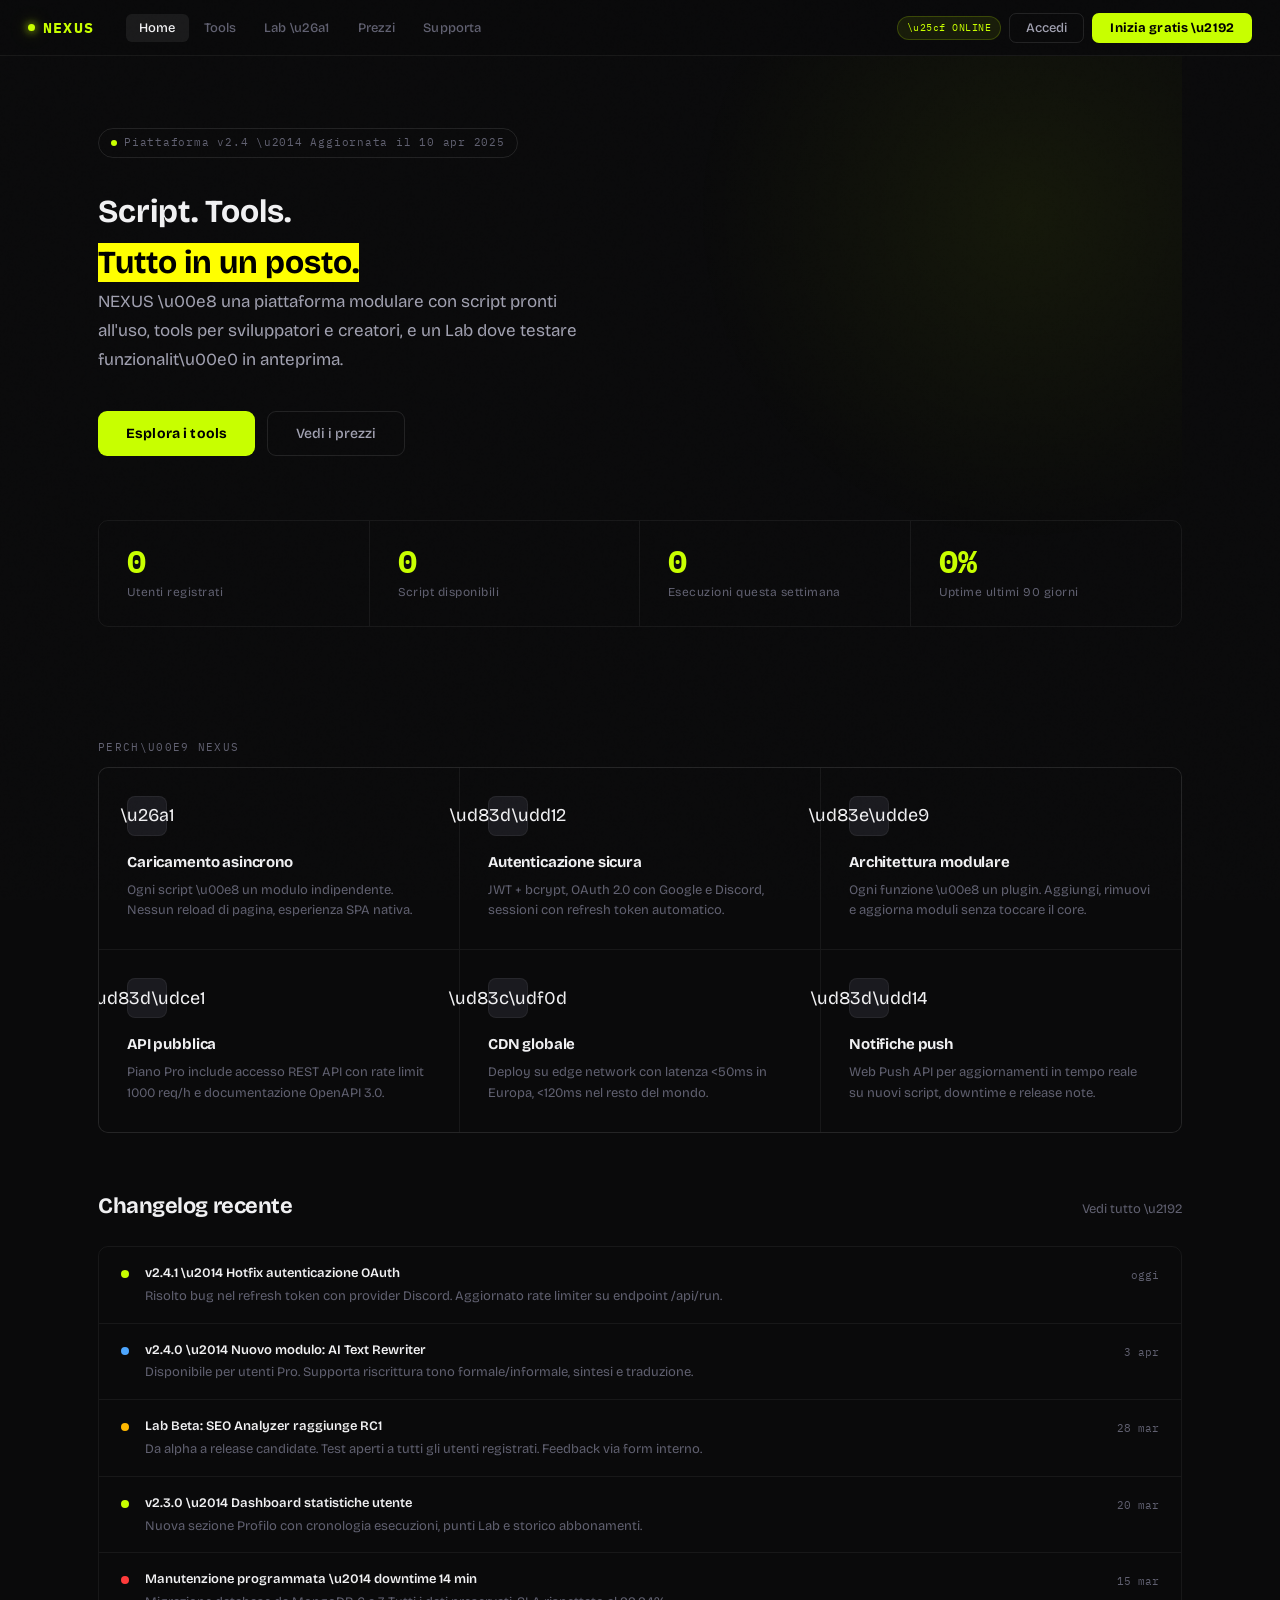
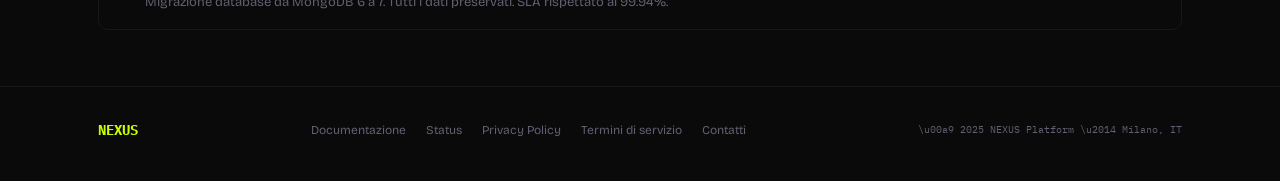
<file: index.html>
<!DOCTYPE html>
<html lang="it">
<head>
<meta charset="UTF-8">
<meta name="viewport" content="width=device-width, initial-scale=1.0">
<title>NEXUS \u2014 Piattaforma Script & Tools</title>
<link href="https://fonts.googleapis.com/css2?family=IBM+Plex+Mono:wght@400;500;700&family=Bricolage+Grotesque:wght@300;400;500;600;700;800&display=swap" rel="stylesheet">
<style>
*,*::before,*::after{margin:0;padding:0;box-sizing:border-box}
:root{
  --ink:#0a0a0b;
  --ink2:#111114;
  --ink3:#1a1a1f;
  --line:rgba(255,255,255,0.06);
  --line2:rgba(255,255,255,0.1);
  --fg:#f0f0f2;
  --fg2:#a0a0b0;
  --fg3:#606070;
  --lime:#c8ff00;
  --lime2:#a8d800;
  --red:#ff3b3b;
  --blue:#4da6ff;
  --amber:#ffb800;
  --mono:'IBM Plex Mono',monospace;
  --sans:'Bricolage Grotesque',sans-serif;
  --r:10px;
}
html{scroll-behavior:smooth;font-size:16px}
body{background:var(--ink);color:var(--fg);font-family:var(--sans);line-height:1.6;overflow-x:hidden}
::selection{background:var(--lime);color:#000}
::-webkit-scrollbar{width:4px}
::-webkit-scrollbar-track{background:var(--ink)}
::-webkit-scrollbar-thumb{background:var(--ink3);border-radius:2px}
a{color:inherit;text-decoration:none}
img{display:block;max-width:100%}

/* \u2500\u2500\u2500 NOISE OVERLAY \u2500\u2500\u2500 */
body::before{content:'';position:fixed;inset:0;pointer-events:none;z-index:9999;
  background-image:url("data:image/svg+xml,%3Csvg viewBox='0 0 256 256' xmlns='http://www.w3.org/2000/svg'%3E%3Cfilter id='n'%3E%3CfeTurbulence type='fractalNoise' baseFrequency='0.9' numOctaves='4' stitchTiles='stitch'/%3E%3C/filter%3E%3Crect width='100%25' height='100%25' filter='url(%23n)' opacity='0.03'/%3E%3C/svg%3E");
  opacity:.4;mix-blend-mode:overlay}

/* \u2500\u2500\u2500 TOPBAR \u2500\u2500\u2500 */
#topbar{
  position:fixed;top:0;left:0;right:0;z-index:200;
  height:56px;
  background:rgba(10,10,11,0.88);
  backdrop-filter:blur(24px) saturate(180%);
  border-bottom:1px solid var(--line);
  display:flex;align-items:center;padding:0 28px;gap:0;
}
.tb-logo{
  font-family:var(--mono);font-size:15px;font-weight:700;
  letter-spacing:.08em;color:var(--lime);
  display:flex;align-items:center;gap:8px;margin-right:32px;cursor:pointer;
  flex-shrink:0;
}
.tb-logo-dot{width:7px;height:7px;border-radius:50%;background:var(--lime);
  box-shadow:0 0 8px var(--lime),0 0 20px rgba(200,255,0,0.4);
  animation:pulse 2s infinite}
@keyframes pulse{0%,100%{opacity:1;transform:scale(1)}50%{opacity:.6;transform:scale(0.85)}}
.tb-nav{display:flex;gap:2px;flex:1}
.tb-nav button{
  background:none;border:none;color:var(--fg3);
  font-family:var(--sans);font-size:13px;font-weight:500;
  padding:6px 13px;border-radius:6px;cursor:pointer;transition:all .15s;
  letter-spacing:.01em;
}
.tb-nav button:hover{color:var(--fg);background:rgba(255,255,255,0.05)}
.tb-nav button.on{color:var(--fg);background:rgba(255,255,255,0.07)}
.tb-right{display:flex;gap:8px;align-items:center;margin-left:auto;flex-shrink:0}
.tb-badge{
  font-family:var(--mono);font-size:10px;color:var(--lime);
  background:rgba(200,255,0,0.08);border:1px solid rgba(200,255,0,0.2);
  padding:3px 9px;border-radius:20px;letter-spacing:.05em;
}
.tb-btn{
  background:none;border:1px solid var(--line2);color:var(--fg2);
  font-family:var(--sans);font-size:13px;font-weight:500;
  padding:6px 16px;border-radius:7px;cursor:pointer;transition:all .15s;
}
.tb-btn:hover{border-color:rgba(255,255,255,0.2);color:var(--fg)}
.tb-btn-cta{
  background:var(--lime);border:none;color:#000;
  font-family:var(--sans);font-size:13px;font-weight:700;
  padding:7px 18px;border-radius:7px;cursor:pointer;transition:all .15s;
  letter-spacing:.01em;
}
.tb-btn-cta:hover{background:var(--lime2);transform:translateY(-1px)}

/* \u2500\u2500\u2500 LAYOUT \u2500\u2500\u2500 */
.page{display:none;padding-top:56px;min-height:100vh}
.page.on{display:block;animation:fadeup .25s ease both}
@keyframes fadeup{from{opacity:0;transform:translateY(8px)}to{opacity:1;transform:translateY(0)}}
.wrap{max-width:1140px;margin:0 auto;padding:0 28px}

/* \u2500\u2500\u2500 SECTION LABELS \u2500\u2500\u2500 */
.eyebrow{
  font-family:var(--mono);font-size:11px;color:var(--fg3);
  letter-spacing:.12em;text-transform:uppercase;margin-bottom:10px;
}
.section-head{
  display:flex;align-items:baseline;justify-content:space-between;
  margin-bottom:22px;flex-wrap:wrap;gap:10px;
}
.section-head h2{font-size:clamp(18px,2.2vw,22px);font-weight:700;letter-spacing:-.02em}
.see-all{font-size:13px;color:var(--fg3);cursor:pointer;transition:.15s}
.see-all:hover{color:var(--lime)}

/* \u2500\u2500\u2500 HOME \u2500\u2500\u2500 */
.hero-wrap{padding:72px 0 56px;position:relative}
.hero-wrap::after{
  content:'';position:absolute;top:0;right:0;
  width:520px;height:520px;
  background:radial-gradient(circle at 70% 30%, rgba(200,255,0,0.06) 0%, transparent 65%);
  pointer-events:none;
}
.hero-label{
  display:inline-flex;align-items:center;gap:7px;
  font-family:var(--mono);font-size:11px;color:var(--fg3);
  border:1px solid var(--line2);padding:5px 12px;border-radius:20px;
  margin-bottom:28px;letter-spacing:.07em;
}
.hero-label span{width:6px;height:6px;background:var(--lime);border-radius:50%;flex-shrink:0}
.hero h1{
  font-size:clamp(38px,5.5vw,68px);font-weight:800;
  line-height:1.04;letter-spacing:-.035em;
  max-width:760px;margin-bottom:20px;
}
.hero h1 mark{background:none;color:var(--lime)}
.hero-sub{
  font-size:clamp(15px,1.5vw,17px);color:var(--fg2);
  max-width:500px;line-height:1.7;margin-bottom:36px;
  font-weight:400;
}
.hero-actions{display:flex;gap:12px;flex-wrap:wrap;margin-bottom:64px}
.btn-hero{
  background:var(--lime);color:#000;border:none;
  font-family:var(--sans);font-size:14px;font-weight:700;
  padding:13px 28px;border-radius:9px;cursor:pointer;transition:all .2s;
  letter-spacing:.01em;
}
.btn-hero:hover{background:var(--lime2);transform:translateY(-2px);box-shadow:0 8px 24px rgba(200,255,0,0.2)}
.btn-hero-ghost{
  background:none;color:var(--fg2);border:1px solid var(--line2);
  font-family:var(--sans);font-size:14px;font-weight:500;
  padding:13px 28px;border-radius:9px;cursor:pointer;transition:all .15s;
}
.btn-hero-ghost:hover{border-color:rgba(255,255,255,0.2);color:var(--fg)}
/* STATS */
.stats-band{
  display:grid;grid-template-columns:repeat(4,1fr);
  border:1px solid var(--line);border-radius:var(--r);
  overflow:hidden;margin-bottom:56px;
}
.stat-item{padding:24px 28px;border-right:1px solid var(--line)}
.stat-item:last-child{border:none}
.stat-n{font-family:var(--mono);font-size:32px;font-weight:700;color:var(--lime);line-height:1}
.stat-l{font-size:12px;color:var(--fg3);margin-top:6px;letter-spacing:.04em}
/* FEATURE GRID */
.feat-grid{display:grid;grid-template-columns:repeat(auto-fill,minmax(320px,1fr));gap:1px;background:var(--line);border:1px solid var(--line);border-radius:var(--r);overflow:hidden;margin-bottom:56px}
.feat-cell{background:var(--ink);padding:28px;transition:.15s}
.feat-cell:hover{background:var(--ink2)}
.feat-icon{width:40px;height:40px;border-radius:8px;background:var(--ink3);display:flex;align-items:center;justify-content:center;font-size:18px;margin-bottom:14px;border:1px solid var(--line)}
.feat-title{font-size:15px;font-weight:700;margin-bottom:6px;letter-spacing:-.01em}
.feat-desc{font-size:13px;color:var(--fg3);line-height:1.6}
/* CHANGELOG */
.changelog{border:1px solid var(--line);border-radius:var(--r);overflow:hidden;margin-bottom:56px}
.cl-item{display:flex;align-items:flex-start;gap:16px;padding:16px 22px;border-bottom:1px solid var(--line)}
.cl-item:last-child{border:none}
.cl-item:hover{background:var(--ink2)}
.cl-dot{width:8px;height:8px;border-radius:50%;flex-shrink:0;margin-top:7px}
.cl-dot.green{background:var(--lime)}
.cl-dot.blue{background:var(--blue)}
.cl-dot.amber{background:var(--amber)}
.cl-dot.red{background:var(--red)}
.cl-text{flex:1;font-size:13px}
.cl-text strong{font-weight:600}
.cl-text p{color:var(--fg3);margin-top:2px}
.cl-time{font-family:var(--mono);font-size:11px;color:var(--fg3);flex-shrink:0;margin-top:4px}

/* \u2500\u2500\u2500 TOOLS \u2500\u2500\u2500 */
.tools-header{padding:44px 0 28px}
.tools-header h1{font-size:clamp(28px,3.5vw,40px);font-weight:800;letter-spacing:-.03em;margin-bottom:8px}
.tools-header p{color:var(--fg2);font-size:15px}
.filter-row{display:flex;gap:6px;flex-wrap:wrap;margin-bottom:28px}
.filt{
  background:none;border:1px solid var(--line);color:var(--fg3);
  font-family:var(--mono);font-size:11px;letter-spacing:.07em;text-transform:uppercase;
  padding:6px 14px;border-radius:20px;cursor:pointer;transition:all .15s;
}
.filt:hover{border-color:var(--line2);color:var(--fg)}
.filt.on{border-color:var(--lime);color:var(--lime);background:rgba(200,255,0,0.05)}
.tools-grid{display:grid;grid-template-columns:repeat(auto-fill,minmax(300px,1fr));gap:16px;margin-bottom:48px}
.tool-card{
  background:var(--ink2);border:1px solid var(--line);border-radius:var(--r);
  padding:22px;transition:all .18s;cursor:default;
  display:flex;flex-direction:column;
}
.tool-card:hover{border-color:var(--line2);transform:translateY(-2px);box-shadow:0 8px 32px rgba(0,0,0,0.4)}
.tc-top{display:flex;align-items:flex-start;justify-content:space-between;margin-bottom:12px}
.tc-icon{width:42px;height:42px;border-radius:9px;display:flex;align-items:center;justify-content:center;font-size:19px;flex-shrink:0;border:1px solid var(--line)}
.tc-meta{text-align:right}
.tc-tier{font-family:var(--mono);font-size:9px;letter-spacing:.09em;padding:3px 9px;border-radius:12px;font-weight:700}
.tier-free{color:var(--lime);background:rgba(200,255,0,0.08);border:1px solid rgba(200,255,0,0.2)}
.tier-pro{color:#a78bfa;background:rgba(139,92,246,0.1);border:1px solid rgba(139,92,246,0.25)}
.tier-beta{color:var(--amber);background:rgba(255,184,0,0.08);border:1px solid rgba(255,184,0,0.2)}
.tc-name{font-size:15px;font-weight:700;letter-spacing:-.01em;margin-bottom:4px}
.tc-cat{font-family:var(--mono);font-size:10px;color:var(--fg3);letter-spacing:.08em;text-transform:uppercase}
.tc-desc{font-size:13px;color:var(--fg3);line-height:1.6;flex:1;margin-bottom:16px}
.tc-footer{display:flex;align-items:center;justify-content:space-between;gap:8px}
.tc-langs{display:flex;gap:5px}
.tc-lang{font-family:var(--mono);font-size:9px;color:var(--fg3);background:var(--ink3);padding:2px 7px;border-radius:4px}
.btn-run{
  background:var(--lime);color:#000;border:none;
  font-family:var(--mono);font-size:11px;font-weight:700;letter-spacing:.06em;
  padding:7px 16px;border-radius:6px;cursor:pointer;transition:all .15s;flex-shrink:0;
}
.btn-run:hover{background:var(--lime2);transform:scale(1.04)}
.btn-run.pro{background:rgba(139,92,246,0.15);color:#a78bfa;border:1px solid rgba(139,92,246,0.3)}
.btn-run.pro:hover{background:rgba(139,92,246,0.25)}

/* \u2500\u2500\u2500 TERMINAL MODAL \u2500\u2500\u2500 */
.toverlay{
  display:none;position:fixed;inset:0;z-index:500;
  background:rgba(0,0,0,0.7);backdrop-filter:blur(12px);
  align-items:center;justify-content:center;padding:20px;
}
.toverlay.on{display:flex}
.tbox{
  background:#0d0e10;border:1px solid rgba(200,255,0,0.15);
  border-radius:14px;width:100%;max-width:700px;
  box-shadow:0 0 80px rgba(200,255,0,0.06),0 32px 64px rgba(0,0,0,0.6);
  overflow:hidden;
}
.tbar{
  background:#111214;padding:13px 16px;
  display:flex;align-items:center;gap:8px;border-bottom:1px solid rgba(255,255,255,0.05);
}
.tbar-dots{display:flex;gap:6px}
.td{width:12px;height:12px;border-radius:50%}
.td1{background:#ff5f57}.td2{background:#ffbd2e}.td3{background:#28c840}
.tbar-title{font-family:var(--mono);font-size:12px;color:var(--fg3);margin-left:10px}
.tclose{margin-left:auto;background:none;border:none;color:var(--fg3);font-size:20px;cursor:pointer;line-height:1;padding:0 2px}
.tclose:hover{color:var(--fg)}
.tbody{
  padding:20px 22px;font-family:var(--mono);font-size:12.5px;
  min-height:300px;max-height:440px;overflow-y:auto;line-height:1.7;
}
.tl{margin-bottom:3px}
.tp{color:var(--lime)}
.to{color:#6e7a8a}
.ts{color:#4ade80}
.te{color:var(--red)}
.tw{color:var(--amber)}
.tcur{display:inline-block;width:7px;height:13px;background:var(--lime);vertical-align:middle;animation:bc .7s step-end infinite}
@keyframes bc{50%{opacity:0}}

/* \u2500\u2500\u2500 PRICING \u2500\u2500\u2500 */
.pricing-header{padding:44px 0 36px}
.pricing-header h1{font-size:clamp(28px,3.5vw,44px);font-weight:800;letter-spacing:-.03em;margin-bottom:10px}
.pricing-header p{color:var(--fg2);font-size:16px;max-width:480px;line-height:1.6}
.toggle-row{display:flex;align-items:center;gap:12px;margin-bottom:40px}
.tog-label{font-size:13px;color:var(--fg3)}
.tog-label.on{color:var(--fg)}
.toggle-switch{position:relative;width:44px;height:24px;cursor:pointer}
.toggle-switch input{opacity:0;width:0;height:0}
.tog-track{
  position:absolute;inset:0;background:var(--ink3);border:1px solid var(--line2);
  border-radius:12px;transition:.2s;
}
.toggle-switch input:checked + .tog-track{background:rgba(200,255,0,0.15);border-color:rgba(200,255,0,0.3)}
.tog-thumb{
  position:absolute;top:3px;left:3px;width:16px;height:16px;
  background:var(--fg3);border-radius:50%;transition:.2s;
}
.toggle-switch input:checked ~ .tog-thumb{transform:translateX(20px);background:var(--lime)}
.tog-save{font-family:var(--mono);font-size:10px;color:var(--lime);background:rgba(200,255,0,0.08);border:1px solid rgba(200,255,0,0.2);padding:2px 8px;border-radius:10px;letter-spacing:.06em}
.plans-grid{display:grid;grid-template-columns:repeat(auto-fit,minmax(280px,1fr));gap:16px;margin-bottom:48px}
.plan{background:var(--ink2);border:1px solid var(--line);border-radius:14px;padding:28px;transition:all .2s;position:relative;overflow:hidden}
.plan.pop{border-color:rgba(200,255,0,0.25);background:rgba(200,255,0,0.02)}
.plan-rec{
  position:absolute;top:0;right:24px;
  background:var(--lime);color:#000;font-family:var(--mono);font-size:9px;
  font-weight:700;letter-spacing:.08em;padding:4px 12px;
  border-radius:0 0 8px 8px;
}
.plan-icon{font-size:26px;margin-bottom:16px}
.plan-name{font-size:19px;font-weight:800;letter-spacing:-.02em;margin-bottom:4px}
.plan-tagline{font-size:12px;color:var(--fg3);margin-bottom:20px;line-height:1.5}
.plan-price-row{display:flex;align-items:flex-end;gap:4px;margin-bottom:6px}
.plan-eur{font-family:var(--mono);font-size:40px;font-weight:700;line-height:1;color:var(--lime)}
.plan-eur.gray{color:var(--fg)}
.plan-period{font-size:13px;color:var(--fg3);margin-bottom:4px}
.plan-annual{font-family:var(--mono);font-size:10px;color:var(--fg3);margin-bottom:22px;height:16px}
.plan-annual span{color:var(--lime)}
.plan-sep{border:none;border-top:1px solid var(--line);margin-bottom:20px}
.plan-feats{list-style:none;margin-bottom:26px}
.plan-feats li{font-size:13px;padding:6px 0;display:flex;align-items:flex-start;gap:9px;color:var(--fg2);border-bottom:1px solid var(--line)}
.plan-feats li:last-child{border:none}
.pf-check{color:var(--lime);font-size:13px;flex-shrink:0;margin-top:2px}
.pf-x{color:var(--fg3);font-size:13px;flex-shrink:0;margin-top:2px}
.pf-x~span{color:var(--fg3)}
.btn-plan{
  width:100%;padding:12px;border-radius:9px;
  font-family:var(--sans);font-size:13px;font-weight:700;
  cursor:pointer;transition:all .18s;border:none;letter-spacing:.01em;
}
.bp-free{background:var(--ink3);color:var(--fg2);border:1px solid var(--line)}
.bp-free:hover{border-color:var(--line2);color:var(--fg)}
.bp-pro{background:var(--lime);color:#000}
.bp-pro:hover{background:var(--lime2);transform:translateY(-2px);box-shadow:0 6px 20px rgba(200,255,0,0.15)}
.bp-elite{background:linear-gradient(135deg,#4f46e5,#7c3aed);color:#fff}
.bp-elite:hover{transform:translateY(-2px);box-shadow:0 6px 20px rgba(99,91,255,0.25)}
/* COMPARISON TABLE */
.comp-table{width:100%;border-collapse:collapse;margin-bottom:48px;font-size:13px}
.comp-table th{font-family:var(--mono);font-size:10px;letter-spacing:.09em;text-transform:uppercase;color:var(--fg3);padding:12px 16px;border-bottom:1px solid var(--line);text-align:left;font-weight:500}
.comp-table td{padding:11px 16px;border-bottom:1px solid var(--line);color:var(--fg2)}
.comp-table tr:last-child td{border:none}
.comp-table tr:hover td{background:rgba(255,255,255,0.015)}
.comp-table td:first-child{color:var(--fg);font-weight:500}
.ct-yes{color:var(--lime)}
.ct-no{color:var(--fg3)}
.ct-partial{color:var(--amber)}
/* FAQ */
.faq-list{border:1px solid var(--line);border-radius:var(--r);overflow:hidden;margin-bottom:56px}
.faq-item{border-bottom:1px solid var(--line)}
.faq-item:last-child{border:none}
.faq-q{
  width:100%;background:none;border:none;color:var(--fg);
  font-family:var(--sans);font-size:14px;font-weight:600;
  padding:18px 22px;text-align:left;cursor:pointer;
  display:flex;align-items:center;justify-content:space-between;gap:12px;
  transition:.15s;
}
.faq-q:hover{background:rgba(255,255,255,0.02)}
.faq-q .arrow{color:var(--fg3);font-size:18px;transition:transform .2s;flex-shrink:0}
.faq-q.open .arrow{transform:rotate(45deg);color:var(--lime)}
.faq-a{font-size:13px;color:var(--fg3);line-height:1.7;padding:0 22px 18px;display:none}
.faq-a.open{display:block}
.faq-a a{color:var(--lime)}

/* \u2500\u2500\u2500 DONAZIONI \u2500\u2500\u2500 */
.donate-header{padding:44px 0 36px}
.donate-header h1{font-size:clamp(28px,3.5vw,44px);font-weight:800;letter-spacing:-.03em;margin-bottom:10px}
.donate-header p{color:var(--fg2);font-size:16px;max-width:500px;line-height:1.7;margin-bottom:8px}
.donate-grid{display:grid;grid-template-columns:1fr 1fr;gap:16px;margin-bottom:32px}
.donate-main{grid-column:span 1}
.donate-aside{grid-column:span 1}
.donate-card-big{background:var(--ink2);border:1px solid var(--line);border-radius:14px;padding:30px}
.dcb-title{font-size:17px;font-weight:700;margin-bottom:8px;letter-spacing:-.01em}
.dcb-sub{font-size:13px;color:var(--fg3);margin-bottom:24px;line-height:1.6}
.amounts{display:flex;flex-wrap:wrap;gap:8px;margin-bottom:20px}
.amount{
  background:var(--ink3);border:1px solid var(--line);color:var(--fg2);
  font-family:var(--mono);font-size:13px;padding:9px 18px;border-radius:7px;
  cursor:pointer;transition:all .15s;font-weight:700;
}
.amount:hover{border-color:var(--line2);color:var(--fg)}
.amount.sel{border-color:var(--lime);color:var(--lime);background:rgba(200,255,0,0.06)}
.custom-input{
  width:100%;background:var(--ink3);border:1px solid var(--line);
  color:var(--fg);font-family:var(--mono);font-size:14px;
  padding:11px 14px;border-radius:8px;outline:none;margin-bottom:20px;
  transition:.15s;
}
.custom-input:focus{border-color:rgba(200,255,0,0.4)}
.custom-input::placeholder{color:var(--fg3)}
.pay-methods{display:grid;grid-template-columns:1fr 1fr 1fr;gap:8px;margin-bottom:20px}
.pay-btn{
  background:var(--ink3);border:1px solid var(--line);color:var(--fg2);
  font-family:var(--sans);font-size:12px;font-weight:600;
  padding:12px 8px;border-radius:8px;cursor:pointer;transition:all .15s;
  display:flex;flex-direction:column;align-items:center;gap:4px;
}
.pay-btn:hover{border-color:var(--line2);color:var(--fg)}
.pay-icon{font-size:20px}
.pay-name{font-size:10px;font-family:var(--mono);letter-spacing:.06em}
.btn-donate{
  width:100%;background:var(--lime);color:#000;border:none;
  font-family:var(--sans);font-size:14px;font-weight:700;
  padding:13px;border-radius:9px;cursor:pointer;transition:all .18s;
}
.btn-donate:hover{background:var(--lime2);transform:translateY(-1px);box-shadow:0 6px 20px rgba(200,255,0,0.2)}
.donate-note{font-size:12px;color:var(--fg3);margin-top:10px;text-align:center;line-height:1.5}
.donate-note a{color:var(--blue)}
/* PERKS */
.perks{background:var(--ink2);border:1px solid var(--line);border-radius:14px;padding:24px;margin-bottom:16px}
.perks-title{font-size:14px;font-weight:700;margin-bottom:16px}
.perk{display:flex;gap:12px;align-items:flex-start;margin-bottom:14px}
.perk:last-child{margin:0}
.perk-icon{width:34px;height:34px;border-radius:8px;background:var(--ink3);border:1px solid var(--line);display:flex;align-items:center;justify-content:center;font-size:16px;flex-shrink:0}
.perk-name{font-size:13px;font-weight:600;margin-bottom:2px}
.perk-desc{font-size:12px;color:var(--fg3);line-height:1.5}
/* SUPPORTERS */
.supporters{background:var(--ink2);border:1px solid var(--line);border-radius:14px;padding:24px}
.sup-title{font-size:14px;font-weight:700;margin-bottom:16px}
.sup-item{display:flex;align-items:center;gap:10px;padding:10px 0;border-bottom:1px solid var(--line)}
.sup-item:last-child{border:none}
.sup-av{width:32px;height:32px;border-radius:8px;background:var(--ink3);display:flex;align-items:center;justify-content:center;font-size:13px;font-weight:700;flex-shrink:0;border:1px solid var(--line)}
.sup-info{flex:1}
.sup-name{font-size:13px;font-weight:600}
.sup-msg{font-size:11px;color:var(--fg3);margin-top:1px}
.sup-amount{font-family:var(--mono);font-size:12px;color:var(--lime);font-weight:700;flex-shrink:0}
.sup-time{font-family:var(--mono);font-size:10px;color:var(--fg3)}

/* \u2500\u2500\u2500 PROFILO \u2500\u2500\u2500 */
.profile-layout{display:grid;grid-template-columns:280px 1fr;gap:20px;padding:36px 0 56px}
.profile-sidebar{}
.profile-card{background:var(--ink2);border:1px solid var(--line);border-radius:14px;padding:24px;margin-bottom:16px}
.av-wrap{display:flex;flex-direction:column;align-items:center;padding-bottom:20px;border-bottom:1px solid var(--line);margin-bottom:20px}
.avatar-big{
  width:72px;height:72px;border-radius:14px;
  background:linear-gradient(135deg,#1e3a5f,#0f2a45);
  display:flex;align-items:center;justify-content:center;
  font-size:26px;font-weight:800;margin-bottom:12px;
  border:2px solid var(--line2);
}
.av-name{font-size:17px;font-weight:700;letter-spacing:-.01em;margin-bottom:3px}
.av-email{font-size:12px;color:var(--fg3);font-family:var(--mono)}
.av-badges{display:flex;gap:6px;flex-wrap:wrap;margin-top:10px;justify-content:center}
.profile-meta-row{display:flex;justify-content:space-between;align-items:center;padding:8px 0;border-bottom:1px solid var(--line);font-size:13px}
.profile-meta-row:last-child{border:none}
.pmr-label{color:var(--fg3)}
.pmr-value{font-weight:600;font-family:var(--mono);font-size:12px}
.pmr-value.lime{color:var(--lime)}
.profile-main{}
.pstats{display:grid;grid-template-columns:repeat(3,1fr);gap:12px;margin-bottom:20px}
.pstat{background:var(--ink2);border:1px solid var(--line);border-radius:10px;padding:18px}
.pstat-n{font-family:var(--mono);font-size:26px;font-weight:700;color:var(--lime);line-height:1}
.pstat-l{font-size:11px;color:var(--fg3);margin-top:5px;letter-spacing:.04em}
.section-box{background:var(--ink2);border:1px solid var(--line);border-radius:12px;overflow:hidden;margin-bottom:16px}
.box-header{padding:15px 20px;border-bottom:1px solid var(--line);display:flex;align-items:center;justify-content:space-between}
.box-title{font-size:13px;font-weight:700;letter-spacing:.02em}
.box-action{font-size:12px;color:var(--fg3);cursor:pointer}
.box-action:hover{color:var(--lime)}
.act-item{display:flex;align-items:center;gap:12px;padding:13px 20px;border-bottom:1px solid var(--line)}
.act-item:last-child{border:none}
.act-item:hover{background:rgba(255,255,255,0.015)}
.act-ic{width:32px;height:32px;border-radius:8px;background:var(--ink3);display:flex;align-items:center;justify-content:center;font-size:14px;flex-shrink:0;border:1px solid var(--line)}
.act-body{flex:1}
.act-main{font-size:13px;font-weight:500}
.act-sub{font-size:11px;color:var(--fg3);margin-top:1px;font-family:var(--mono)}
.act-time{font-family:var(--mono);font-size:10px;color:var(--fg3);flex-shrink:0}
/* SETTINGS IN PROFILE */
.settings-grid{display:grid;grid-template-columns:1fr 1fr;gap:12px;padding:18px 20px}
.setting-item{display:flex;align-items:center;justify-content:space-between;gap:10px}
.setting-label{font-size:13px;color:var(--fg2)}
.setting-sub{font-size:11px;color:var(--fg3)}
.mini-toggle{position:relative;width:36px;height:20px;cursor:pointer;flex-shrink:0}
.mini-toggle input{opacity:0;width:0;height:0}
.mt-track{position:absolute;inset:0;background:var(--ink3);border:1px solid var(--line2);border-radius:10px;transition:.2s}
.mini-toggle input:checked + .mt-track{background:rgba(200,255,0,0.15);border-color:rgba(200,255,0,0.4)}
.mt-thumb{position:absolute;top:2px;left:2px;width:14px;height:14px;background:var(--fg3);border-radius:50%;transition:.2s}
.mini-toggle input:checked ~ .mt-thumb{transform:translateX(16px);background:var(--lime)}

/* \u2500\u2500\u2500 LAB \u2500\u2500\u2500 */
.lab-header{padding:44px 0 28px}
.lab-header h1{font-size:clamp(28px,3.5vw,40px);font-weight:800;letter-spacing:-.03em;margin-bottom:8px}
.lab-notice{display:flex;align-items:flex-start;gap:14px;background:rgba(255,184,0,0.04);border:1px solid rgba(255,184,0,0.2);border-radius:10px;padding:16px 20px;margin-bottom:32px}
.ln-icon{font-size:20px;flex-shrink:0}
.ln-text{font-size:13px;color:var(--fg2);line-height:1.6}
.ln-text strong{color:var(--amber)}
.lab-grid{display:grid;grid-template-columns:repeat(auto-fill,minmax(300px,1fr));gap:16px;margin-bottom:48px}
.lab-card{background:var(--ink2);border:1px dashed rgba(255,184,0,0.2);border-radius:12px;padding:22px;transition:all .18s}
.lab-card:hover{border-color:rgba(255,184,0,0.4);background:rgba(255,184,0,0.02)}
.lc-top{display:flex;align-items:center;gap:10px;margin-bottom:12px}
.lc-icon{font-size:22px}
.lc-tags{display:flex;gap:6px}
.lc-tag{font-family:var(--mono);font-size:9px;letter-spacing:.09em;padding:2px 8px;border-radius:10px;font-weight:700}
.lct-beta{color:var(--amber);background:rgba(255,184,0,0.1);border:1px solid rgba(255,184,0,0.25)}
.lct-alpha{color:var(--red);background:rgba(255,59,59,0.1);border:1px solid rgba(255,59,59,0.25)}
.lct-rc{color:var(--blue);background:rgba(77,166,255,0.1);border:1px solid rgba(77,166,255,0.25)}
.lc-name{font-size:15px;font-weight:700;margin-bottom:6px;letter-spacing:-.01em}
.lc-desc{font-size:13px;color:var(--fg3);line-height:1.6;margin-bottom:16px}
.lc-progress{margin-bottom:14px}
.lcp-row{display:flex;justify-content:space-between;margin-bottom:6px}
.lcp-label{font-family:var(--mono);font-size:10px;color:var(--fg3)}
.lcp-pct{font-family:var(--mono);font-size:10px;color:var(--amber);font-weight:700}
.lcp-bar{height:3px;background:var(--ink3);border-radius:2px;overflow:hidden}
.lcp-fill{height:100%;background:linear-gradient(90deg,var(--amber),rgba(255,184,0,0.5));border-radius:2px}
.lc-footer{display:flex;align-items:center;justify-content:space-between}
.lc-testers{font-family:var(--mono);font-size:10px;color:var(--fg3)}
.btn-lab{
  background:rgba(255,184,0,0.08);color:var(--amber);
  border:1px solid rgba(255,184,0,0.25);
  font-family:var(--mono);font-size:10px;font-weight:700;letter-spacing:.07em;
  padding:6px 14px;border-radius:6px;cursor:pointer;transition:.15s;
}
.btn-lab:hover{background:rgba(255,184,0,0.15);border-color:rgba(255,184,0,0.5)}
/* RANKING */
.rank-table{width:100%;border-collapse:collapse;margin-bottom:48px;font-size:13px}
.rank-table th{font-family:var(--mono);font-size:10px;letter-spacing:.09em;text-transform:uppercase;color:var(--fg3);padding:11px 16px;border-bottom:1px solid var(--line);text-align:left;font-weight:500}
.rank-table td{padding:11px 16px;border-bottom:1px solid var(--line);color:var(--fg2)}
.rank-table tr:last-child td{border:none}
.rank-table tr:hover td{background:rgba(255,255,255,0.015)}
.rank-num{font-family:var(--mono);font-weight:700;color:var(--lime)}
.rank-badge{font-family:var(--mono);font-size:9px;padding:2px 7px;border-radius:10px}

/* \u2500\u2500\u2500 AUTH MODAL \u2500\u2500\u2500 */
.auth-overlay{display:none;position:fixed;inset:0;z-index:400;background:rgba(0,0,0,0.7);backdrop-filter:blur(14px);align-items:center;justify-content:center;padding:20px}
.auth-overlay.on{display:flex}
.auth-box{background:#0e0f12;border:1px solid var(--line2);border-radius:16px;width:100%;max-width:400px;padding:36px;animation:fadeup .2s ease}
.auth-close{float:right;background:none;border:none;color:var(--fg3);font-size:22px;cursor:pointer;line-height:1;margin-bottom:4px}
.auth-close:hover{color:var(--fg)}
.auth-title{font-size:22px;font-weight:800;letter-spacing:-.02em;margin-bottom:4px;clear:both}
.auth-sub{font-size:13px;color:var(--fg3);margin-bottom:26px;line-height:1.5}
.oauth-row{display:flex;flex-direction:column;gap:8px;margin-bottom:20px}
.oauth{
  background:var(--ink3);border:1px solid var(--line2);color:var(--fg);
  font-family:var(--sans);font-size:13px;font-weight:500;
  padding:11px;border-radius:9px;cursor:pointer;transition:.15s;
  display:flex;align-items:center;justify-content:center;gap:8px;
}
.oauth:hover{border-color:rgba(255,255,255,0.15);background:#1a1b1f}
.divider-or{display:flex;align-items:center;gap:10px;margin-bottom:18px;font-size:12px;color:var(--fg3)}
.divider-or::before,.divider-or::after{content:'';flex:1;height:1px;background:var(--line)}
.field{margin-bottom:13px}
.field label{font-family:var(--mono);font-size:10px;color:var(--fg3);letter-spacing:.09em;text-transform:uppercase;display:block;margin-bottom:6px}
.field input{
  width:100%;background:var(--ink3);border:1px solid var(--line);
  color:var(--fg);font-family:var(--sans);font-size:14px;
  padding:10px 13px;border-radius:8px;outline:none;transition:.15s;
}
.field input:focus{border-color:rgba(200,255,0,0.35)}
.btn-auth{
  width:100%;background:var(--lime);color:#000;border:none;
  font-family:var(--sans);font-size:14px;font-weight:700;
  padding:12px;border-radius:9px;cursor:pointer;transition:.18s;margin-top:4px;
}
.btn-auth:hover{background:var(--lime2);transform:translateY(-1px)}
.auth-switch{text-align:center;font-size:13px;color:var(--fg3);margin-top:14px}
.auth-switch a{color:var(--lime);cursor:pointer}
.auth-forgot{text-align:right;margin-bottom:14px;font-size:12px}
.auth-forgot a{color:var(--fg3);cursor:pointer}
.auth-forgot a:hover{color:var(--lime)}
.auth-terms{text-align:center;font-size:11px;color:var(--fg3);margin-top:12px;line-height:1.5}
.auth-terms a{color:var(--blue)}

/* \u2500\u2500\u2500 TOAST \u2500\u2500\u2500 */
.toast{
  position:fixed;bottom:24px;right:24px;z-index:600;
  background:#16181d;border:1px solid var(--line2);
  border-radius:10px;padding:14px 18px;
  display:flex;align-items:center;gap:10px;
  box-shadow:0 8px 32px rgba(0,0,0,0.4);min-width:280px;
  transform:translateY(16px);opacity:0;transition:all .25s;
  font-size:13px;
}
.toast.on{transform:translateY(0);opacity:1}
.toast-dot{width:7px;height:7px;border-radius:50%;flex-shrink:0}
.toast-dot.green{background:var(--lime);box-shadow:0 0 6px rgba(200,255,0,0.5)}
.toast-dot.red{background:var(--red)}
.toast-dot.amber{background:var(--amber)}

/* \u2500\u2500\u2500 FOOTER \u2500\u2500\u2500 */
footer{border-top:1px solid var(--line);padding:32px 0;margin-top:24px}
.footer-inner{display:flex;align-items:center;justify-content:space-between;flex-wrap:wrap;gap:16px;font-size:12px;color:var(--fg3)}
.footer-logo{font-family:var(--mono);font-weight:700;color:var(--lime);font-size:14px}
.footer-links{display:flex;gap:20px}
.footer-links a{color:var(--fg3);cursor:pointer;transition:.15s}
.footer-links a:hover{color:var(--fg)}
.footer-copy{font-family:var(--mono);font-size:10px}

/* \u2500\u2500\u2500 RESPONSIVE \u2500\u2500\u2500 */
@media(max-width:900px){
  .stats-band{grid-template-columns:1fr 1fr}
  .stat-item:nth-child(2){border-right:none}
  .stat-item:nth-child(1),.stat-item:nth-child(2){border-bottom:1px solid var(--line)}
  .donate-grid{grid-template-columns:1fr}
  .profile-layout{grid-template-columns:1fr}
  .settings-grid{grid-template-columns:1fr}
  .pstats{grid-template-columns:1fr 1fr}
}
@media(max-width:600px){
  .tb-nav{display:none}
  .wrap{padding:0 16px}
  .stats-band{grid-template-columns:1fr 1fr;border:none;gap:8px;background:none}
  .stat-item{border:1px solid var(--line);border-radius:var(--r)}
  .plans-grid{grid-template-columns:1fr}
  .pay-methods{grid-template-columns:1fr 1fr 1fr}
  .profile-layout{grid-template-columns:1fr}
  .pstats{grid-template-columns:1fr 1fr}
}
</style>
</head>
<body>

<!-- TOPBAR -->
<header id="topbar">
  <div class="tb-logo" onclick="go('home')">
    <div class="tb-logo-dot"></div>
    NEXUS
  </div>
  <nav class="tb-nav">
    <button class="on" id="nav-home" onclick="go('home')">Home</button>
    <button id="nav-tools" onclick="go('tools')">Tools</button>
    <button id="nav-lab" onclick="go('lab')">Lab \u26a1</button>
    <button id="nav-pricing" onclick="go('pricing')">Prezzi</button>
    <button id="nav-donate" onclick="go('donate')">Supporta</button>
    <button id="nav-profile" onclick="go('profile')" style="display:none">Profilo</button>
  </nav>
  <div class="tb-right">
    <span class="tb-badge" id="status-badge">\u25cf ONLINE</span>
    <button class="tb-btn" id="btn-login" onclick="openAuth('login')">Accedi</button>
    <button class="tb-btn-cta" onclick="openAuth('register')">Inizia gratis \u2192</button>
  </div>
</header>

<!-- \u2550\u2550\u2550\u2550\u2550\u2550\u2550\u2550\u2550\u2550\u2550\u2550\u2550\u2550\u2550 HOME \u2550\u2550\u2550\u2550\u2550\u2550\u2550\u2550\u2550\u2550\u2550\u2550\u2550\u2550\u2550 -->
<div class="page on" id="pg-home">
<div class="wrap">
  <div class="hero-wrap">
    <div class="hero-label"><span></span>Piattaforma v2.4 \u2014 Aggiornata il 10 apr 2025</div>
    <h1>Script. Tools.<br><mark>Tutto in un posto.</mark></h1>
    <p class="hero-sub">NEXUS \u00e8 una piattaforma modulare con script pronti all'uso, tools per sviluppatori e creatori, e un Lab dove testare funzionalit\u00e0 in anteprima.</p>
    <div class="hero-actions">
      <button class="btn-hero" onclick="go('tools')">Esplora i tools</button>
      <button class="btn-hero-ghost" onclick="go('pricing')">Vedi i prezzi</button>
    </div>

    <div class="stats-band">
      <div class="stat-item">
        <div class="stat-n" id="s1">0</div>
        <div class="stat-l">Utenti registrati</div>
      </div>
      <div class="stat-item">
        <div class="stat-n" id="s2">0</div>
        <div class="stat-l">Script disponibili</div>
      </div>
      <div class="stat-item">
        <div class="stat-n" id="s3">0</div>
        <div class="stat-l">Esecuzioni questa settimana</div>
      </div>
      <div class="stat-item">
        <div class="stat-n" id="s4">0%</div>
        <div class="stat-l">Uptime ultimi 90 giorni</div>
      </div>
    </div>
  </div>

  <div class="eyebrow">Perch\u00e9 NEXUS</div>
  <div class="feat-grid">
    <div class="feat-cell">
      <div class="feat-icon">\u26a1</div>
      <div class="feat-title">Caricamento asincrono</div>
      <div class="feat-desc">Ogni script \u00e8 un modulo indipendente. Nessun reload di pagina, esperienza SPA nativa.</div>
    </div>
    <div class="feat-cell">
      <div class="feat-icon">\ud83d\udd12</div>
      <div class="feat-title">Autenticazione sicura</div>
      <div class="feat-desc">JWT + bcrypt, OAuth 2.0 con Google e Discord, sessioni con refresh token automatico.</div>
    </div>
    <div class="feat-cell">
      <div class="feat-icon">\ud83e\udde9</div>
      <div class="feat-title">Architettura modulare</div>
      <div class="feat-desc">Ogni funzione \u00e8 un plugin. Aggiungi, rimuovi e aggiorna moduli senza toccare il core.</div>
    </div>
    <div class="feat-cell">
      <div class="feat-icon">\ud83d\udce1</div>
      <div class="feat-title">API pubblica</div>
      <div class="feat-desc">Piano Pro include accesso REST API con rate limit 1000 req/h e documentazione OpenAPI 3.0.</div>
    </div>
    <div class="feat-cell">
      <div class="feat-icon">\ud83c\udf0d</div>
      <div class="feat-title">CDN globale</div>
      <div class="feat-desc">Deploy su edge network con latenza &lt;50ms in Europa, &lt;120ms nel resto del mondo.</div>
    </div>
    <div class="feat-cell">
      <div class="feat-icon">\ud83d\udd14</div>
      <div class="feat-title">Notifiche push</div>
      <div class="feat-desc">Web Push API per aggiornamenti in tempo reale su nuovi script, downtime e release note.</div>
    </div>
  </div>

  <div class="section-head">
    <h2>Changelog recente</h2>
    <span class="see-all" onclick="go('lab')">Vedi tutto \u2192</span>
  </div>
  <div class="changelog" style="margin-bottom:56px">
    <div class="cl-item">
      <div class="cl-dot green"></div>
      <div class="cl-text">
        <strong>v2.4.1 \u2014 Hotfix autenticazione OAuth</strong>
        <p>Risolto bug nel refresh token con provider Discord. Aggiornato rate limiter su endpoint /api/run.</p>
      </div>
      <div class="cl-time">oggi</div>
    </div>
    <div class="cl-item">
      <div class="cl-dot blue"></div>
      <div class="cl-text">
        <strong>v2.4.0 \u2014 Nuovo modulo: AI Text Rewriter</strong>
        <p>Disponibile per utenti Pro. Supporta riscrittura tono formale/informale, sintesi e traduzione.</p>
      </div>
      <div class="cl-time">3 apr</div>
    </div>
    <div class="cl-item">
      <div class="cl-dot amber"></div>
      <div class="cl-text">
        <strong>Lab Beta: SEO Analyzer raggiunge RC1</strong>
        <p>Da alpha a release candidate. Test aperti a tutti gli utenti registrati. Feedback via form interno.</p>
      </div>
      <div class="cl-time">28 mar</div>
    </div>
    <div class="cl-item">
      <div class="cl-dot green"></div>
      <div class="cl-text">
        <strong>v2.3.0 \u2014 Dashboard statistiche utente</strong>
        <p>Nuova sezione Profilo con cronologia esecuzioni, punti Lab e storico abbonamenti.</p>
      </div>
      <div class="cl-time">20 mar</div>
    </div>
    <div class="cl-item">
      <div class="cl-dot red"></div>
      <div class="cl-text">
        <strong>Manutenzione programmata \u2014 downtime 14 min</strong>
        <p>Migrazione database da MongoDB 6 a 7. Tutti i dati preservati. SLA rispettato al 99.94%.</p>
      </div>
      <div class="cl-time">15 mar</div>
    </div>
  </div>
</div>

<footer>
  <div class="wrap">
    <div class="footer-inner">
      <div class="footer-logo">NEXUS</div>
      <div class="footer-links">
        <a>Documentazione</a>
        <a>Status</a>
        <a>Privacy Policy</a>
        <a>Termini di servizio</a>
        <a>Contatti</a>
      </div>
      <div class="footer-copy">\u00a9 2025 NEXUS Platform \u2014 Milano, IT</div>
    </div>
  </div>
</footer>
</div>

<!-- \u2550\u2550\u2550\u2550\u2550\u2550\u2550\u2550\u2550\u2550\u2550\u2550\u2550\u2550\u2550 TOOLS \u2550\u2550\u2550\u2550\u2550\u2550\u2550\u2550\u2550\u2550\u2550\u2550\u2550\u2550\u2550 -->
<div class="page" id="pg-tools">
<div class="wrap">
  <div class="tools-header">
    <div class="eyebrow">Script & Tools</div>
    <h1>Tutti gli strumenti</h1>
    <p>24 moduli pronti all'uso. Aggiornati settimanalmente.</p>
  </div>

  <div class="filter-row">
    <button class="filt on" onclick="filt('all',this)">Tutti (24)</button>
    <button class="filt" onclick="filt('free',this)">Free (14)</button>
    <button class="filt" onclick="filt('pro',this)">Pro (8)</button>
    <button class="filt" onclick="filt('beta',this)">Beta (2)</button>
    <button class="filt" onclick="filt('utility',this)">Utility</button>
    <button class="filt" onclick="filt('ai',this)">AI</button>
    <button class="filt" onclick="filt('security',this)">Security</button>
    <button class="filt" onclick="filt('dev',this)">Dev</button>
  </div>

  <div class="tools-grid" id="tgrid"></div>
</div>
</div>

<!-- \u2550\u2550\u2550\u2550\u2550\u2550\u2550\u2550\u2550\u2550\u2550\u2550\u2550\u2550\u2550 LAB \u2550\u2550\u2550\u2550\u2550\u2550\u2550\u2550\u2550\u2550\u2550\u2550\u2550\u2550\u2550 -->
<div class="page" id="pg-lab">
<div class="wrap">
  <div class="lab-header">
    <div class="eyebrow">NEXUS Lab \u2014 Zona Sperimentale</div>
    <h1>Beta & Preview</h1>
  </div>
  <div class="lab-notice">
    <div class="ln-icon">\u26a0\ufe0f</div>
    <div class="ln-text"><strong>Attenzione:</strong> i moduli in questa sezione sono in sviluppo attivo. Possono contenere bug, dati incompleti o cambiamenti breaking. Disponibili esclusivamente per <strong>utenti registrati</strong>. Il tuo feedback viene letto e risposto entro 48h.</div>
  </div>

  <div class="section-head"><h2>Esperimenti in corso</h2></div>
  <div class="lab-grid">
    <div class="lab-card">
      <div class="lc-top">
        <div class="lc-icon">\ud83e\udd16</div>
        <div class="lc-tags"><span class="lc-tag lct-beta">BETA</span></div>
      </div>
      <div class="lc-name">AI Code Reviewer</div>
      <div class="lc-desc">Analisi statica del codice con modello LLM. Identifica bug logici, code smell e suggerisce ref
</file>
